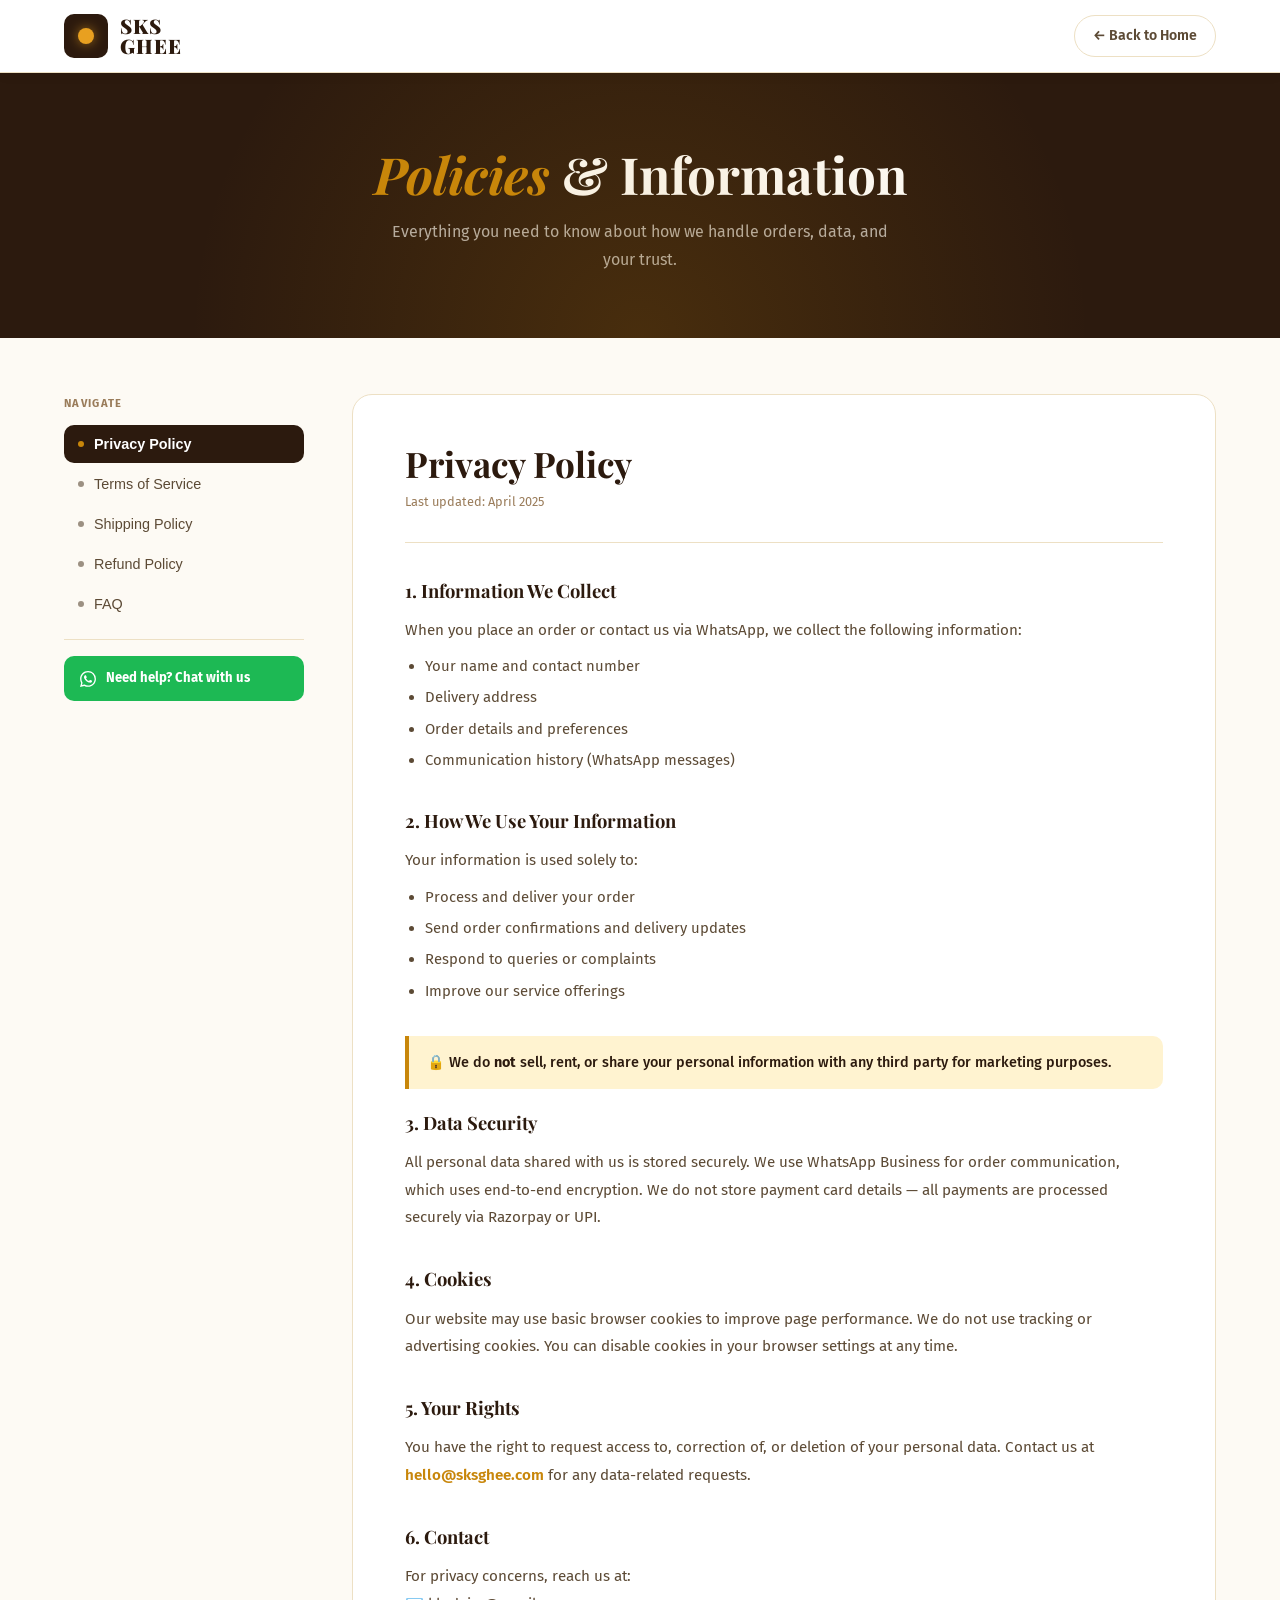
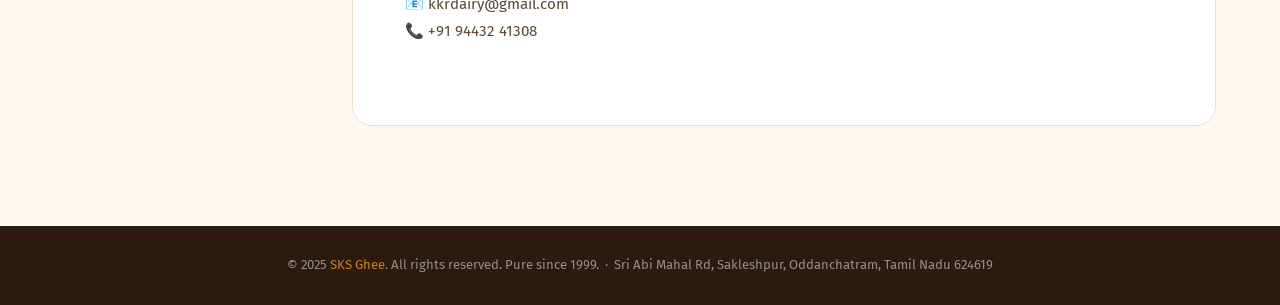
<file: policies.html>
<!DOCTYPE html>
<html lang="en">

<head>
  <meta charset="UTF-8" />
  <meta name="viewport" content="width=device-width, initial-scale=1.0" />
  <title>Policies & FAQ – SKS GHEE | Pure Desi Cow A2 Ghee</title>
  <meta name="description"
    content="Read SKS GHEE's Privacy Policy, Terms of Service, Shipping Policy, Refund Policy and FAQ. We're committed to transparency and your satisfaction." />
  <link rel="preconnect" href="https://fonts.googleapis.com" />
  <link rel="preconnect" href="https://fonts.gstatic.com" crossorigin />
  <link
    href="https://fonts.googleapis.com/css2?family=Fira+Sans:ital,wght@0,300;0,400;0,500;0,600;0,700;1,400&family=Playfair+Display:ital,wght@0,400;0,700;0,900;1,400&display=swap"
    rel="stylesheet" />
  <link rel="icon" type="image/png" href="images/LOGO.png" />
  <style>
    /* ── Tokens ───────────────────────────────────────── */
    :root {
      --gold: #C8860A;
      --gold-pale: #FFF3D0;
      --brown: #5C3D1E;
      --dark: #2C1A0E;
      --cream: #FDFAF4;
      --cream-mid: #F5EDD8;
      --white: #FFFFFF;
      --text-dark: #2C1A0E;
      --text-mid: #5C4A35;
      --text-light: #9A7C5A;
      --border: #EDE0C4;
      --font-serif: 'Playfair Display', serif;
      --font-sans: 'Fira Sans', sans-serif;
    }

    *,
    *::before,
    *::after {
      box-sizing: border-box;
      margin: 0;
      padding: 0;
    }

    html {
      scroll-behavior: smooth;
      font-size: 16px;
    }

    body {
      font-family: var(--font-sans);
      background: var(--cream);
      color: var(--text-dark);
      line-height: 1.75;
    }

    a {
      text-decoration: none;
      color: inherit;
      transition: color .2s;
    }

    ul {
      list-style: none;
    }

    /* ── Navbar ───────────────────────────────────────── */
    .navbar {
      background: #fff;
      border-bottom: 1px solid var(--border);
      padding: 14px 0;
      position: sticky;
      top: 0;
      z-index: 100;
      box-shadow: 0 2px 12px rgba(44, 26, 14, .05);
    }

    .nav-inner {
      max-width: 1200px;
      margin: 0 auto;
      padding: 0 24px;
      display: flex;
      align-items: center;
      justify-content: space-between;
    }

    .nav-brand {
      display: flex;
      align-items: center;
      gap: 12px;
    }

    .nav-logo-box {
      width: 44px;
      height: 44px;
      background: var(--dark);
      border-radius: 10px;
      display: flex;
      align-items: center;
      justify-content: center;
    }

    .nav-logo-dot {
      width: 16px;
      height: 16px;
      background: #E8A020;
      border-radius: 50%;
      box-shadow: 0 0 12px rgba(232, 160, 32, .6);
    }

    .nav-brand-name {
      display: flex;
      flex-direction: column;
      line-height: 1;
    }

    .nav-brand-name span {
      font-family: var(--font-serif);
      font-size: 1.25rem;
      font-weight: 900;
      color: var(--dark);
      letter-spacing: .05em;
    }

    .nav-back {
      display: inline-flex;
      align-items: center;
      gap: 8px;
      font-size: .88rem;
      font-weight: 600;
      color: var(--text-mid);
      border: 1px solid var(--border);
      padding: 8px 18px;
      border-radius: 100px;
      transition: all .25s;
    }

    .nav-back:hover {
      background: var(--dark);
      color: #fff;
      border-color: var(--dark);
    }

    /* ── Hero Banner ──────────────────────────────────── */
    .page-hero {
      background: var(--dark);
      padding: 72px 24px 64px;
      text-align: center;
      position: relative;
      overflow: hidden;
    }

    .page-hero::before {
      content: '';
      position: absolute;
      inset: 0;
      background: radial-gradient(circle at 50% 100%, rgba(200, 134, 10, .18) 0%, transparent 65%);
      pointer-events: none;
    }

    .page-hero-eyebrow {
      display: inline-block;
      font-size: .72rem;
      font-weight: 700;
      letter-spacing: .15em;
      text-transform: uppercase;
      color: var(--gold);
      background: rgba(200, 134, 10, .12);
      border: 1px solid rgba(200, 134, 10, .3);
      padding: 5px 16px;
      border-radius: 100px;
      margin-bottom: 18px;
    }

    .page-hero h1 {
      font-family: var(--font-serif);
      font-size: clamp(2.2rem, 5vw, 3.2rem);
      font-weight: 700;
      color: #fff;
      line-height: 1.15;
      margin-bottom: 14px;
    }

    .page-hero h1 em {
      color: var(--gold);
      font-style: italic;
    }

    .page-hero p {
      font-size: 1rem;
      color: rgba(255, 255, 255, .65);
      max-width: 520px;
      margin: 0 auto;
    }

    /* ── Layout ───────────────────────────────────────── */
    .layout {
      max-width: 1200px;
      margin: 0 auto;
      padding: 56px 24px 100px;
      display: grid;
      grid-template-columns: 240px 1fr;
      gap: 48px;
      align-items: start;
    }

    /* ── Sidebar ──────────────────────────────────────── */
    .sidebar {
      position: sticky;
      top: 88px;
    }

    .sidebar-label {
      font-size: .7rem;
      font-weight: 700;
      letter-spacing: .12em;
      text-transform: uppercase;
      color: var(--text-light);
      margin-bottom: 12px;
    }

    .sidebar-nav {
      display: flex;
      flex-direction: column;
      gap: 2px;
    }

    .sidebar-link {
      display: flex;
      align-items: center;
      gap: 10px;
      padding: 11px 14px;
      border-radius: 10px;
      font-size: .9rem;
      font-weight: 500;
      color: var(--text-mid);
      transition: all .2s;
      cursor: pointer;
      border: none;
      background: transparent;
      width: 100%;
      text-align: left;
    }

    .sidebar-link:hover {
      background: var(--gold-pale);
      color: var(--dark);
    }

    .sidebar-link.active {
      background: var(--dark);
      color: #fff;
      font-weight: 600;
    }

    .sidebar-link .link-dot {
      width: 6px;
      height: 6px;
      border-radius: 50%;
      background: currentColor;
      flex-shrink: 0;
      opacity: .6;
    }

    .sidebar-link.active .link-dot {
      background: var(--gold);
      opacity: 1;
    }

    .sidebar-divider {
      height: 1px;
      background: var(--border);
      margin: 16px 0;
    }

    .sidebar-wa {
      display: flex;
      align-items: center;
      gap: 10px;
      background: #1DB954;
      color: #fff;
      font-size: .82rem;
      font-weight: 700;
      padding: 11px 16px;
      border-radius: 10px;
      margin-top: 8px;
      transition: background .2s;
    }

    .sidebar-wa:hover {
      background: #17A347;
      color: #fff;
    }

    /* ── Content Panels ───────────────────────────────── */
    .content-area {
      min-width: 0;
    }

    .policy-panel {
      display: none;
      animation: fadeUp .4s ease;
    }

    .policy-panel.active {
      display: block;
    }

    @keyframes fadeUp {
      from {
        opacity: 0;
        transform: translateY(16px);
      }

      to {
        opacity: 1;
        transform: translateY(0);
      }
    }

    .policy-card {
      background: #fff;
      border: 1.5px solid var(--border);
      border-radius: 20px;
      padding: 48px 52px;
    }

    .policy-eyebrow {
      display: inline-block;
      font-size: .68rem;
      font-weight: 700;
      letter-spacing: .12em;
      text-transform: uppercase;
      color: var(--gold);
      background: var(--gold-pale);
      border: 1px solid rgba(200, 134, 10, .25);
      padding: 4px 12px;
      border-radius: 100px;
      margin-bottom: 16px;
    }

    .policy-title {
      font-family: var(--font-serif);
      font-size: clamp(1.6rem, 3vw, 2.2rem);
      font-weight: 700;
      color: var(--dark);
      margin-bottom: 6px;
      line-height: 1.2;
    }

    .policy-updated {
      font-size: .8rem;
      color: var(--text-light);
      margin-bottom: 32px;
      padding-bottom: 28px;
      border-bottom: 1px solid var(--border);
    }

    .policy-section {
      margin-bottom: 32px;
    }

    .policy-section h2 {
      font-family: var(--font-serif);
      font-size: 1.15rem;
      font-weight: 700;
      color: var(--dark);
      margin-bottom: 10px;
    }

    .policy-section p {
      font-size: .95rem;
      color: var(--text-mid);
      margin-bottom: 10px;
      line-height: 1.8;
    }

    .policy-section ul {
      list-style: disc;
      padding-left: 20px;
      display: flex;
      flex-direction: column;
      gap: 6px;
    }

    .policy-section ul li {
      font-size: .93rem;
      color: var(--text-mid);
      line-height: 1.7;
    }

    .policy-highlight {
      background: var(--gold-pale);
      border-left: 4px solid var(--gold);
      border-radius: 0 10px 10px 0;
      padding: 14px 18px;
      font-size: .9rem;
      color: var(--dark);
      font-weight: 500;
      margin: 18px 0;
    }

    /* ── FAQ Accordion ────────────────────────────────── */
    .faq-item {
      border: 1.5px solid var(--border);
      border-radius: 12px;
      margin-bottom: 10px;
      overflow: hidden;
      transition: border-color .2s;
    }

    .faq-item.open {
      border-color: var(--gold);
    }

    .faq-question {
      width: 100%;
      display: flex;
      align-items: center;
      justify-content: space-between;
      gap: 16px;
      padding: 18px 20px;
      background: none;
      border: none;
      cursor: pointer;
      font-family: var(--font-sans);
      font-size: .95rem;
      font-weight: 600;
      color: var(--dark);
      text-align: left;
    }

    .faq-question:hover {
      background: var(--gold-pale);
    }

    .faq-item.open .faq-question {
      background: var(--gold-pale);
    }

    .faq-icon {
      width: 24px;
      height: 24px;
      border-radius: 50%;
      background: var(--border);
      display: flex;
      align-items: center;
      justify-content: center;
      flex-shrink: 0;
      font-size: 1rem;
      font-weight: 700;
      color: var(--dark);
      transition: all .3s;
    }

    .faq-item.open .faq-icon {
      background: var(--gold);
      color: #fff;
      transform: rotate(45deg);
    }

    .faq-answer {
      max-height: 0;
      overflow: hidden;
      transition: max-height .35s ease, padding .3s ease;
      padding: 0 20px;
      font-size: .92rem;
      color: var(--text-mid);
      line-height: 1.75;
    }

    .faq-item.open .faq-answer {
      max-height: 400px;
      padding: 0 20px 18px;
    }

    /* ── Shipping Table ───────────────────────────────── */
    .shipping-table {
      width: 100%;
      border-collapse: collapse;
      margin: 16px 0;
      font-size: .9rem;
    }

    .shipping-table th {
      background: var(--dark);
      color: #fff;
      padding: 12px 16px;
      text-align: left;
      font-weight: 600;
    }

    .shipping-table th:first-child {
      border-radius: 8px 0 0 0;
    }

    .shipping-table th:last-child {
      border-radius: 0 8px 0 0;
    }

    .shipping-table td {
      padding: 12px 16px;
      border-bottom: 1px solid var(--border);
      color: var(--text-mid);
    }

    .shipping-table tr:last-child td {
      border-bottom: none;
    }

    .shipping-table tr:nth-child(even) td {
      background: #FAF6ED;
    }

    .badge-free {
      display: inline-block;
      background: #D4EDDA;
      color: #16703A;
      font-size: .72rem;
      font-weight: 700;
      padding: 3px 10px;
      border-radius: 100px;
    }

    /* ── Footer Strip ─────────────────────────────────── */
    .page-footer {
      background: var(--dark);
      padding: 28px 24px;
      text-align: center;
      font-size: .82rem;
      color: rgba(255, 255, 255, .5);
    }

    .page-footer a {
      color: var(--gold);
    }

    /* ── Responsive ───────────────────────────────────── */
    @media (max-width: 860px) {
      .layout {
        grid-template-columns: 1fr;
        gap: 0;
      }

      .sidebar {
        position: static;
      }

      .sidebar-nav {
        flex-direction: row;
        flex-wrap: wrap;
        gap: 6px;
      }

      .sidebar-link {
        padding: 8px 14px;
        font-size: .82rem;
      }

      .policy-card {
        padding: 28px 20px;
      }
    }
  </style>
</head>

<body>

  <!-- ── Navbar ── -->
  <nav class="navbar">
    <div class="nav-inner">
      <a href="index.html" class="nav-brand">
        <div class="nav-logo-box">
          <div class="nav-logo-dot"></div>
        </div>
        <div class="nav-brand-name">
          <span>SKS</span>
          <span>GHEE</span>
        </div>
      </a>
      <a href="index.html" class="nav-back">
        ← Back to Home
      </a>
    </div>
  </nav>

  <!-- ── Hero ── -->
  <div class="page-hero">
    <h1><em>Policies</em> &amp; Information</h1>
    <p>Everything you need to know about how we handle orders, data, and your trust.</p>
  </div>

  <!-- ── Main Layout ── -->
  <div class="layout">

    <!-- Sidebar -->
    <aside class="sidebar">
      <p class="sidebar-label">Navigate</p>
      <nav class="sidebar-nav">
        <button class="sidebar-link active" onclick="showPanel('privacy', this)">
          <span class="link-dot"></span> Privacy Policy
        </button>
        <button class="sidebar-link" onclick="showPanel('terms', this)">
          <span class="link-dot"></span> Terms of Service
        </button>
        <button class="sidebar-link" onclick="showPanel('shipping', this)">
          <span class="link-dot"></span> Shipping Policy
        </button>
        <button class="sidebar-link" onclick="showPanel('refund', this)">
          <span class="link-dot"></span> Refund Policy
        </button>
        <button class="sidebar-link" onclick="showPanel('faq', this)">
          <span class="link-dot"></span> FAQ
        </button>
      </nav>
      <div class="sidebar-divider"></div>
      <a href="https://wa.me/919443241308?text=Hi%2C%20I%20have%20a%20question%20about%20my%20order" class="sidebar-wa"
        target="_blank" rel="noopener">
        <svg width="16" height="16" viewBox="0 0 24 24" fill="currentColor">
          <path
            d="M17.472 14.382c-.297-.149-1.758-.867-2.03-.967-.273-.099-.471-.148-.67.15-.197.297-.767.966-.94 1.164-.173.199-.347.223-.644.075-.297-.15-1.255-.463-2.39-1.475-.883-.788-1.48-1.761-1.653-2.059-.173-.297-.018-.458.13-.606.134-.133.298-.347.446-.52.149-.174.198-.298.298-.497.099-.198.05-.371-.025-.52-.075-.149-.669-1.612-.916-2.207-.242-.579-.487-.5-.669-.51-.173-.008-.371-.01-.57-.01-.198 0-.52.074-.792.372-.272.297-1.04 1.016-1.04 2.479 0 1.462 1.065 2.875 1.213 3.074.149.198 2.096 3.2 5.077 4.487.709.306 1.262.489 1.694.625.712.227 1.36.195 1.871.118.571-.085 1.758-.719 2.006-1.413.248-.694.248-1.289.173-1.413-.074-.124-.272-.198-.57-.347m-5.421 7.403h-.004a9.87 9.87 0 01-5.031-1.378l-.361-.214-3.741.982.998-3.648-.235-.374a9.86 9.86 0 01-1.51-5.26c.001-5.45 4.436-9.884 9.888-9.884 2.64 0 5.122 1.03 6.988 2.898a9.825 9.825 0 012.893 6.994c-.003 5.45-4.437 9.884-9.885 9.884m8.413-18.297A11.815 11.815 0 0012.05 0C5.495 0 .16 5.335.157 11.892c0 2.096.547 4.142 1.588 5.945L.057 24l6.305-1.654a11.882 11.882 0 005.683 1.448h.005c6.554 0 11.89-5.335 11.893-11.893a11.821 11.821 0 00-3.48-8.413z" />
        </svg>
        Need help? Chat with us
      </a>
    </aside>

    <!-- Content -->
    <main class="content-area">

      <!-- ── Privacy Policy ── -->
      <div id="panel-privacy" class="policy-panel active">
        <div class="policy-card">
          <h1 class="policy-title">Privacy Policy</h1>
          <p class="policy-updated">Last updated: April 2025</p>

          <div class="policy-section">
            <h2>1. Information We Collect</h2>
            <p>When you place an order or contact us via WhatsApp, we collect the following information:</p>
            <ul>
              <li>Your name and contact number</li>
              <li>Delivery address</li>
              <li>Order details and preferences</li>
              <li>Communication history (WhatsApp messages)</li>
            </ul>
          </div>

          <div class="policy-section">
            <h2>2. How We Use Your Information</h2>
            <p>Your information is used solely to:</p>
            <ul>
              <li>Process and deliver your order</li>
              <li>Send order confirmations and delivery updates</li>
              <li>Respond to queries or complaints</li>
              <li>Improve our service offerings</li>
            </ul>
          </div>

          <div class="policy-highlight">
            🔒 We do <strong>not</strong> sell, rent, or share your personal information with any third party for
            marketing purposes.
          </div>

          <div class="policy-section">
            <h2>3. Data Security</h2>
            <p>All personal data shared with us is stored securely. We use WhatsApp Business for order communication,
              which uses end-to-end encryption. We do not store payment card details — all payments are processed
              securely via Razorpay or UPI.</p>
          </div>

          <div class="policy-section">
            <h2>4. Cookies</h2>
            <p>Our website may use basic browser cookies to improve page performance. We do not use tracking or
              advertising cookies. You can disable cookies in your browser settings at any time.</p>
          </div>

          <div class="policy-section">
            <h2>5. Your Rights</h2>
            <p>You have the right to request access to, correction of, or deletion of your personal data. Contact us at
              <a href="mailto:hello@sksghee.com" style="color: var(--gold); font-weight: 600;">hello@sksghee.com</a> for
              any data-related requests.
            </p>
          </div>

          <div class="policy-section">
            <h2>6. Contact</h2>
            <p>For privacy concerns, reach us at:<br>
              📧 kkrdairy@gmail.com<br>
              📞 +91 94432 41308
            </p>
          </div>
        </div>
      </div>

      <!-- ── Terms of Service ── -->
      <div id="panel-terms" class="policy-panel">
        <div class="policy-card">
          <h1 class="policy-title">Terms of Service</h1>
          <p class="policy-updated">Last updated: April 2025</p>

          <div class="policy-section">
            <h2>1. Acceptance of Terms</h2>
            <p>By placing an order with SKS GHEE (referred to as "we", "us", or "our"), you agree to these Terms of
              Service. If you do not agree, please do not proceed with your order.</p>
          </div>

          <div class="policy-section">
            <h2>2. Products</h2>
            <p>All products sold are 100% pure, handcrafted A2 Desi Cow Ghee. We make every effort to ensure accurate
              product descriptions, images, and pricing. Slight variations in colour or texture may occur naturally due
              to batch differences — these do not indicate any defect.</p>
          </div>

          <div class="policy-section">
            <h2>3. Ordering</h2>
            <p>Orders can be placed via:</p>
            <ul>
              <li>WhatsApp: +91 94432 41308</li>
              <li>Email: kkrdairy@gmail.com</li>
            </ul>
            <p>We will confirm your order via WhatsApp or phone. Orders are subject to product availability.</p>
          </div>

          <div class="policy-section">
            <h2>4. Pricing</h2>
            <p>All prices are listed in Indian Rupees (₹) and are inclusive of applicable taxes. Prices are subject to
              change without notice. The price at the time of order confirmation will be honoured.</p>
          </div>

          <div class="policy-highlight">
            📦 Order confirmation is sent only after full payment is received. We do not dispatch on credit.
          </div>

          <div class="policy-section">
            <h2>5. Intellectual Property</h2>
            <p>All content on this website — including text, images, brand name, and logo — belongs to SKS GHEE.
              Reproduction without written consent is prohibited.</p>
          </div>

          <div class="policy-section">
            <h2>6. Limitation of Liability</h2>
            <p>SKS GHEE is not liable for delays caused by courier partners, natural disasters, or circumstances beyond
              our control. Our liability is limited to the order value in all cases.</p>
          </div>

          <div class="policy-section">
            <h2>7. Governing Law</h2>
            <p>These terms are governed by the laws of India. Any disputes shall be subject to the jurisdiction of
              courts in Tamil Nadu, India.</p>
          </div>
        </div>
      </div>

      <!-- ── Shipping Policy ── -->
      <div id="panel-shipping" class="policy-panel">
        <div class="policy-card">
          <h1 class="policy-title">Shipping Policy</h1>
          <p class="policy-updated">Last updated: April 2025</p>

          <div class="policy-section">
            <h2>Delivery Timelines</h2>
            <table class="shipping-table">
              <thead>
                <tr>
                  <th>Zone</th>
                  <th>Estimated Delivery</th>
                  <th>Shipping Charge</th>
                </tr>
              </thead>
              <tbody>
                <tr>
                  <td>Tamil Nadu (Local)</td>
                  <td>1–2 business days</td>
                  <td><span class="badge-free">FREE above ₹499</span></td>
                </tr>
                <tr>
                  <td>South India</td>
                  <td>2–4 business days</td>
                  <td>₹60 flat rate</td>
                </tr>
                <tr>
                  <td>Rest of India</td>
                  <td>4–7 business days</td>
                  <td>₹100 flat rate</td>
                </tr>
                <tr>
                  <td>Bulk / 15L orders</td>
                  <td>Negotiated separately</td>
                  <td>Contact us</td>
                </tr>
              </tbody>
            </table>
          </div>

          <div class="policy-highlight">
            🎉 <strong>Free delivery</strong> on all orders above ₹499. Use code <strong>PURE25</strong> for 25% off
            your first order!
          </div>

          <div class="policy-section">
            <h2>Order Processing</h2>
            <p>Orders are processed within 24 hours of payment confirmation (Monday–Saturday). Orders placed on Sundays
              or public holidays will be dispatched the next business day.</p>
          </div>

          <div class="policy-section">
            <h2>Tracking</h2>
            <p>Once dispatched, you will receive a tracking link on WhatsApp. For real-time support, contact us at +91
              94432 41308.</p>
          </div>

          <div class="policy-section">
            <h2>Packaging</h2>
            <p>All orders are packed securely to prevent leakage or breakage during transit. Ghee jars are wrapped with
              bubble cushioning and sealed in tamper-proof packaging.</p>
          </div>

          <div class="policy-section">
            <h2>Failed Delivery</h2>
            <p>If a delivery attempt fails due to an incorrect address or unavailability, the courier will re-attempt
              once. After 2 failed attempts, the order may be returned to us. Re-dispatch will incur an additional
              shipping charge.</p>
          </div>
        </div>
      </div>

      <!-- ── Refund Policy ── -->
      <div id="panel-refund" class="policy-panel">
        <div class="policy-card">
          <h1 class="policy-title">Refund &amp; Return Policy</h1>
          <p class="policy-updated">Last updated: April 2025</p>

          <div class="policy-highlight">
            ❤️ Your satisfaction is our priority. If you're unhappy for any reason, <strong>please contact us within 48
              hours</strong> of receiving your order.
          </div>

          <div class="policy-section">
            <h2>Eligible for Refund / Replacement</h2>
            <ul>
              <li>Product received is damaged, cracked, or leaking</li>
              <li>Wrong product delivered (different size or variant)</li>
              <li>Product shows signs of tampering or seal breakage</li>
              <li>Significant quality concerns (backed by a photo)</li>
            </ul>
          </div>

          <div class="policy-section">
            <h2>Not Eligible for Refund</h2>
            <ul>
              <li>Change of mind after delivery</li>
              <li>Dislike of natural aroma or texture (these vary by batch)</li>
              <li>Claims made after 48 hours of delivery</li>
              <li>Products that have been significantly used</li>
            </ul>
          </div>

          <div class="policy-section">
            <h2>How to Raise a Claim</h2>
            <p>To initiate a refund or replacement:</p>
            <ul>
              <li>WhatsApp us at +91 94432 41308 with your order details</li>
              <li>Attach a clear photo of the issue</li>
              <li>Our team will respond within 24 hours</li>
            </ul>
          </div>

          <div class="policy-section">
            <h2>Refund Timeline</h2>
            <p>Once approved, refunds are processed within <strong>5–7 business days</strong> to your original payment
              method. Replacement orders are dispatched within 2 business days of approval.</p>
          </div>

          <div class="policy-section">
            <h2>Return of Products</h2>
            <p>For damaged or wrong items, we will arrange a reverse pickup at no cost to you. Please do not discard the
              original packaging until the claim is resolved.</p>
          </div>
        </div>
      </div>

      <!-- ── FAQ ── -->
      <div id="panel-faq" class="policy-panel">
        <div class="policy-card">
          <h1 class="policy-title">Frequently Asked Questions</h1>
          <p class="policy-updated">Can't find your answer? <a href="https://wa.me/919443241308" target="_blank"
              style="color:var(--gold);font-weight:600;">Message us on WhatsApp →</a></p>

          <div style="margin-top: 8px;">

            <div class="faq-item" id="faq-1">
              <button class="faq-question" onclick="toggleFaq('faq-1')">
                What makes SKS GHEE different from other ghee brands?
                <span class="faq-icon">+</span>
              </button>
              <div class="faq-answer">
                SKS GHEE is crafted using the ancient <strong>Bilona method</strong> — where A2 milk from pasture-raised
                Gir cows is curd-set, hand-churned into butter, and then slow-cooked into ghee. No shortcuts, no
                blending, no additives. The result is a rich, danedar (grainy) texture that's the gold standard of pure
                ghee.
              </div>
            </div>

            <div class="faq-item" id="faq-2">
              <button class="faq-question" onclick="toggleFaq('faq-2')">
                Is the ghee suitable for lactose intolerant individuals?
                <span class="faq-icon">+</span>
              </button>
              <div class="faq-answer">
                Yes! The slow-cooking process removes nearly all milk solids (casein and lactose) from the ghee. Most
                lactose-intolerant individuals can consume pure A2 ghee without discomfort. However, if you have a
                severe dairy allergy, please consult your doctor first.
              </div>
            </div>

            <div class="faq-item" id="faq-3">
              <button class="faq-question" onclick="toggleFaq('faq-3')">
                How do I know if the ghee is genuine A2?
                <span class="faq-icon">+</span>
              </button>
              <div class="faq-answer">
                Look for the natural <strong>danedar (grainy) texture</strong> — only genuine Bilona-method ghee made
                from pure A2 milk develops this characteristic. Our ghee is golden-yellow in colour with a rich, nutty
                aroma. We maintain full traceability from our dairy herd to your jar.
              </div>
            </div>

            <div class="faq-item" id="faq-4">
              <button class="faq-question" onclick="toggleFaq('faq-4')">
                What is the shelf life and how should I store the ghee?
                <span class="faq-icon">+</span>
              </button>
              <div class="faq-answer">
                Our ghee has a shelf life of <strong>12 months</strong> from the date of manufacture. Store in a cool,
                dry place away from direct sunlight. There is no need to refrigerate — ghee is naturally shelf-stable.
                Always use a dry, clean spoon to serve.
              </div>
            </div>

            <div class="faq-item" id="faq-5">
              <button class="faq-question" onclick="toggleFaq('faq-5')">
                How do I place an order?
                <span class="faq-icon">+</span>
              </button>
              <div class="faq-answer">
                The easiest way is via <strong>WhatsApp</strong> — click any "Order on WhatsApp" button on our website.
                Simply send us your size, quantity, and delivery address. We'll confirm your order and share payment
                details within minutes.
              </div>
            </div>

            <div class="faq-item" id="faq-6">
              <button class="faq-question" onclick="toggleFaq('faq-6')">
                Do you offer bulk or wholesale pricing?
                <span class="faq-icon">+</span>
              </button>
              <div class="faq-answer">
                Yes! We offer special pricing for bulk orders of 5kg and above, as well as 15L tin orders for catering,
                restaurants, and religious institutions. Contact us at <strong>kkrdairy@gmail.com</strong> or WhatsApp us
                for a custom quote.
              </div>
            </div>

            <div class="faq-item" id="faq-7">
              <button class="faq-question" onclick="toggleFaq('faq-7')">
                What payment methods do you accept?
                <span class="faq-icon">+</span>
              </button>
              <div class="faq-answer">
                We accept UPI (GPay, PhonePe, Paytm), bank transfers, and online payments via Razorpay. We do not accept
                cash on delivery for prepacked online orders, but local delivery in Oddanchatram area may allow COD —
                ask us on WhatsApp.
              </div>
            </div>

            <div class="faq-item" id="faq-8">
              <button class="faq-question" onclick="toggleFaq('faq-8')">
                My ghee looks solid / semi-solid. Is it still good?
                <span class="faq-icon">+</span>
              </button>
              <div class="faq-answer">
                Absolutely! Pure ghee naturally solidifies in cooler temperatures (below 23°C) and turns liquid in
                warmth. This phase change is a sign of purity, not spoilage. Simply warm the jar gently in warm water to
                bring it back to liquid form.
              </div>
            </div>

          </div>
        </div>
      </div>

    </main>
  </div>

  <!-- ── Footer ── -->
  <footer class="page-footer">
    <p>© 2025 <a href="index.html">SKS Ghee</a>. All rights reserved. Pure since 1999. &nbsp;·&nbsp; Sri Abi Mahal Rd, Sakleshpur, Oddanchatram, Tamil Nadu 624619</p>
  </footer>

  <script>
    function showPanel(id, btn) {
      // Hide all panels
      document.querySelectorAll('.policy-panel').forEach(p => p.classList.remove('active'));
      // Remove active from all sidebar links
      document.querySelectorAll('.sidebar-link').forEach(l => l.classList.remove('active'));
      // Show target
      document.getElementById('panel-' + id).classList.add('active');
      btn.classList.add('active');
      // Scroll content into view on mobile
      document.querySelector('.content-area').scrollIntoView({ behavior: 'smooth', block: 'start' });
    }

    function toggleFaq(id) {
      const item = document.getElementById(id);
      const isOpen = item.classList.contains('open');
      // Close all
      document.querySelectorAll('.faq-item').forEach(i => i.classList.remove('open'));
      // Open clicked if it was closed
      if (!isOpen) item.classList.add('open');
    }

    // Open panel based on URL hash (e.g., policies.html#shipping)
    const hash = window.location.hash.replace('#', '');
    const validPanels = ['privacy', 'terms', 'shipping', 'refund', 'faq'];
    if (hash && validPanels.includes(hash)) {
      const btn = document.querySelector(`[onclick="showPanel('${hash}', this)"]`);
      if (btn) showPanel(hash, btn);
    }
  </script>

</body>

</html>
</file>
